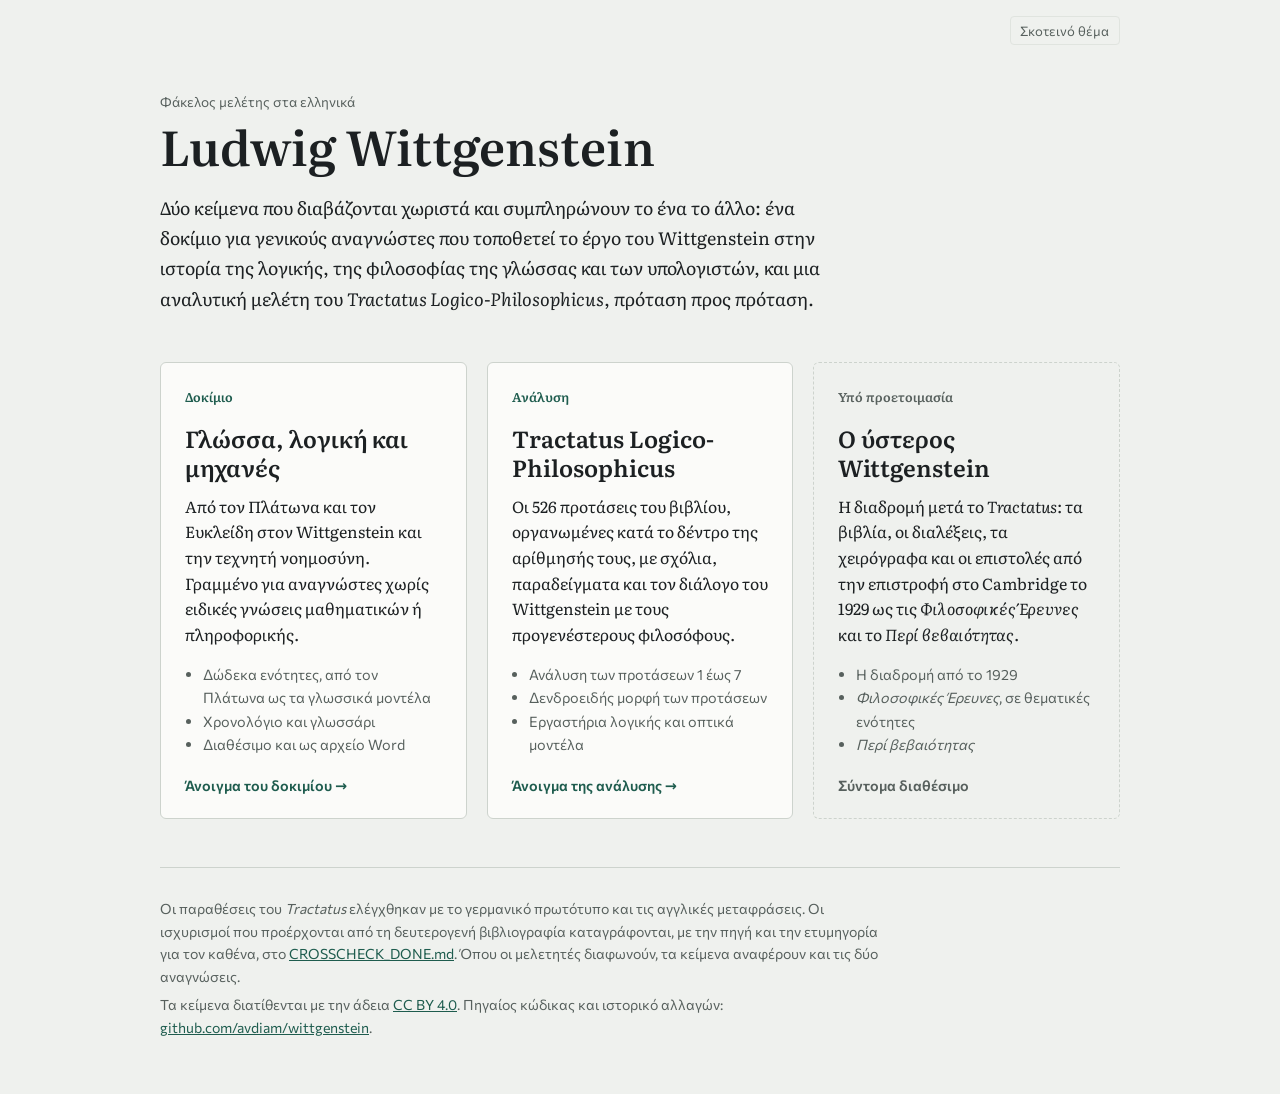
<file: docs/index.html>
<!DOCTYPE html>
<!-- Cover page of the site. Hand-written; the two pages it links to are
     generated in full (tractatus.html and essay.html). Same design tokens as both. -->
<html lang="el">
<head>
<meta charset="UTF-8">
<meta name="viewport" content="width=device-width, initial-scale=1.0">
<title>Wittgenstein: φάκελος μελέτης</title>
<meta name="description" content="Ελληνικό υλικό μελέτης: δοκίμιο για την ιστορία της λογικής, της γλώσσας και των υπολογιστών και ανάλυση του Tractatus Logico-Philosophicus του Wittgenstein.">
<link rel="preconnect" href="https://fonts.googleapis.com">
<link rel="preconnect" href="https://fonts.gstatic.com" crossorigin>
<link href="https://fonts.googleapis.com/css2?family=Commissioner:wght@400..700&family=Literata:ital,opsz,wght@0,7..72,400..700;1,7..72,400..700&display=swap" rel="stylesheet">
<script>
  (function () {
    var mode = null;
    try { mode = localStorage.getItem('hw-tlp-theme'); } catch (e) {}
    if (mode === 'dark') document.documentElement.classList.add('dark');
  })();
</script>
<style>
  :root {
    --background: #eff1ee; --content: #fbfbf9; --border: #cdd3cd; --border-soft: #e0e4df;
    --foreground: #1c2022; --muted-foreground: #57605d;
    --primary: #1e5c4e; --primary-soft: rgba(30, 92, 78, 0.10); --secondary: #eceeea;
    --radius: 6px;
    --font-sans: 'Commissioner', 'Segoe UI', system-ui, -apple-system, Roboto, sans-serif;
    --font-serif: 'Literata', 'Palatino Linotype', Georgia, 'Times New Roman', serif;
  }
  html.dark {
    --background: #131618; --content: #1a1e20; --border: #333a3d; --border-soft: #262c2f;
    --foreground: #e3e6e2; --muted-foreground: #9aa4a2;
    --primary: #86cdb5; --primary-soft: rgba(134, 205, 181, 0.13); --secondary: #23282b;
  }
  * { box-sizing: border-box; }
  body { margin: 0; background: var(--background); color: var(--foreground); font-family: var(--font-sans); }
  a { color: var(--primary); }
  :focus-visible { outline: 2px solid var(--primary); outline-offset: 2px; }
  .wrap { max-width: 62rem; margin: 0 auto; padding: 0 1rem; }
  .top { display: flex; justify-content: flex-end; padding: 1rem 0 0; }
  .theme { font: inherit; font-size: .82rem; color: var(--muted-foreground); background: none; border: 1px solid var(--border-soft); border-radius: 4px; padding: .35rem .6rem; cursor: pointer; }
  .theme:hover { color: var(--foreground); border-color: var(--border); }
  header.cover { padding: 3rem 0 2rem; }
  .kicker { font-size: .85rem; color: var(--muted-foreground); margin: 0 0 .6rem; }
  h1 { font-family: var(--font-serif); font-weight: 600; font-size: clamp(2rem, 4.5vw, 3rem); line-height: 1.1; margin: 0; }
  .intro { font-family: var(--font-serif); font-size: 1.12rem; line-height: 1.7; max-width: 42rem; margin: 1.25rem 0 0; }
  .cards { display: grid; grid-template-columns: repeat(auto-fit, minmax(18rem, 1fr)); gap: 1.25rem; margin: 1rem 0 3rem; }
  .card { display: flex; flex-direction: column; background: var(--content); border: 1px solid var(--border); border-radius: var(--radius); padding: 1.5rem; text-decoration: none; color: var(--foreground); transition: border-color .15s ease, background .15s ease; }
  .card:hover { border-color: var(--primary); background: var(--primary-soft); }
  .card-label { font-size: .8rem; color: var(--primary); font-weight: 600; margin: 0 0 .5rem; }
  .card h2 { font-family: var(--font-serif); font-weight: 600; font-size: 1.45rem; line-height: 1.25; margin: 0 0 .75rem; }
  .card p { font-family: var(--font-serif); line-height: 1.6; margin: 0 0 1rem; }
  .card ul { margin: 0 0 1.25rem; padding-left: 1.1rem; font-size: .9rem; line-height: 1.6; color: var(--muted-foreground); }
  .card .go { margin-top: auto; font-size: .9rem; font-weight: 600; color: var(--primary); }
  .card.soon { border-style: dashed; background: transparent; cursor: default; }
  .card.soon:hover { border-color: var(--border); background: transparent; }
  .card.soon .card-label, .card.soon .go { color: var(--muted-foreground); }
  .about { border-top: 1px solid var(--border); padding: 1.5rem 0 3rem; color: var(--muted-foreground); font-size: .88rem; line-height: 1.6; }
  .about p { margin: .4rem 0; max-width: 46rem; }
</style>
</head>
<body>
<div class="wrap">
  <div class="top"><button type="button" class="theme" id="themeBtn" onclick="toggleTheme()">Σκοτεινό θέμα</button></div>

  <header class="cover">
    <p class="kicker">Φάκελος μελέτης στα ελληνικά</p>
    <h1>Ludwig Wittgenstein</h1>
    <p class="intro">Δύο κείμενα που διαβάζονται χωριστά και συμπληρώνουν το ένα το άλλο: ένα δοκίμιο για γενικούς αναγνώστες που τοποθετεί το έργο του Wittgenstein στην ιστορία της λογικής, της φιλοσοφίας της γλώσσας και των υπολογιστών, και μια αναλυτική μελέτη του <em>Tractatus Logico-Philosophicus</em>, πρόταση προς πρόταση.</p>
  </header>

  <main class="cards">
    <a class="card" href="essay.html">
      <p class="card-label">Δοκίμιο</p>
      <h2>Γλώσσα, λογική και μηχανές</h2>
      <p>Από τον Πλάτωνα και τον Ευκλείδη στον Wittgenstein και την τεχνητή νοημοσύνη. Γραμμένο για αναγνώστες χωρίς ειδικές γνώσεις μαθηματικών ή πληροφορικής.</p>
      <ul>
        <li>Δώδεκα ενότητες, από τον Πλάτωνα ως τα γλωσσικά μοντέλα</li>
        <li>Χρονολόγιο και γλωσσάρι</li>
        <li>Διαθέσιμο και ως αρχείο Word</li>
      </ul>
      <span class="go">Άνοιγμα του δοκιμίου →</span>
    </a>
    <a class="card" href="tractatus.html">
      <p class="card-label">Ανάλυση</p>
      <h2>Tractatus Logico-Philosophicus</h2>
      <p>Οι 526 προτάσεις του βιβλίου, οργανωμένες κατά το δέντρο της αρίθμησής τους, με σχόλια, παραδείγματα και τον διάλογο του Wittgenstein με τους προγενέστερους φιλοσόφους.</p>
      <ul>
        <li>Ανάλυση των προτάσεων 1 έως 7</li>
        <li>Δενδροειδής μορφή των προτάσεων</li>
        <li>Εργαστήρια λογικής και οπτικά μοντέλα</li>
      </ul>
      <span class="go">Άνοιγμα της ανάλυσης →</span>
    </a>
    <div class="card soon" aria-disabled="true">
      <p class="card-label">Υπό προετοιμασία</p>
      <h2>Ο ύστερος Wittgenstein</h2>
      <p>Η διαδρομή μετά το <em>Tractatus</em>: τα βιβλία, οι διαλέξεις, τα χειρόγραφα και οι επιστολές από την επιστροφή στο Cambridge το 1929 ως τις <em>Φιλοσοφικές Έρευνες</em> και το <em>Περί βεβαιότητας</em>.</p>
      <ul>
        <li>Η διαδρομή από το 1929</li>
        <li><em>Φιλοσοφικές Έρευνες</em>, σε θεματικές ενότητες</li>
        <li><em>Περί βεβαιότητας</em></li>
      </ul>
      <span class="go">Σύντομα διαθέσιμο</span>
    </div>
  </main>

  <footer class="about">
    <p>Οι παραθέσεις του <em>Tractatus</em> ελέγχθηκαν με το γερμανικό πρωτότυπο και τις αγγλικές μεταφράσεις. Οι ισχυρισμοί που προέρχονται από τη δευτερογενή βιβλιογραφία καταγράφονται, με την πηγή και την ετυμηγορία για τον καθένα, στο <a href="https://github.com/avdiam/wittgenstein/blob/main/CROSSCHECK_DONE.md">CROSSCHECK_DONE.md</a>. Όπου οι μελετητές διαφωνούν, τα κείμενα αναφέρουν και τις δύο αναγνώσεις.</p>
    <p>Τα κείμενα διατίθενται με την άδεια <a href="https://creativecommons.org/licenses/by/4.0/deed.el">CC BY 4.0</a>. Πηγαίος κώδικας και ιστορικό αλλαγών: <a href="https://github.com/avdiam/wittgenstein">github.com/avdiam/wittgenstein</a>.</p>
  </footer>
</div>
<script>
  function setThemeLabel() {
    var dark = document.documentElement.classList.contains('dark');
    document.getElementById('themeBtn').textContent = dark ? 'Φωτεινό θέμα' : 'Σκοτεινό θέμα';
  }
  function toggleTheme() {
    var dark = document.documentElement.classList.toggle('dark');
    try { localStorage.setItem('hw-tlp-theme', dark ? 'dark' : 'light'); } catch (e) {}
    setThemeLabel();
  }
  setThemeLabel();
</script>
</body>
</html>
</file>
